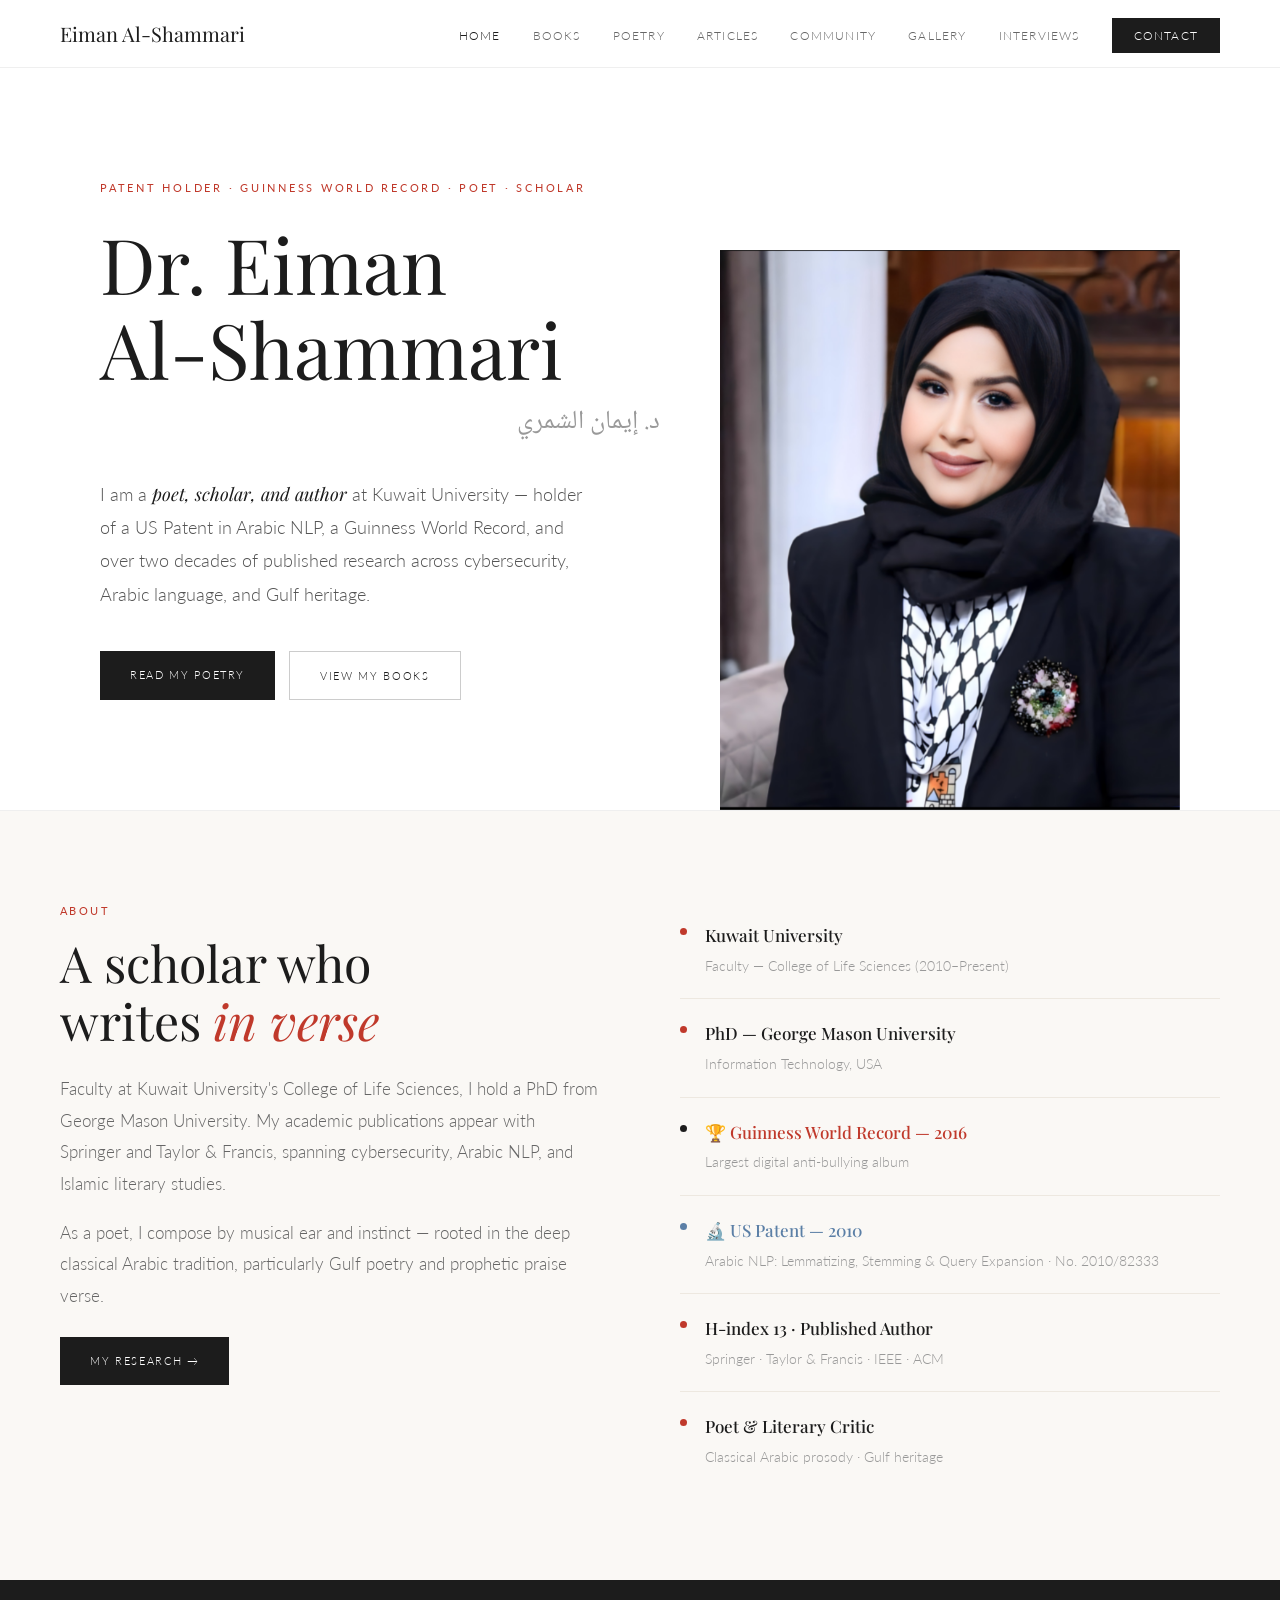
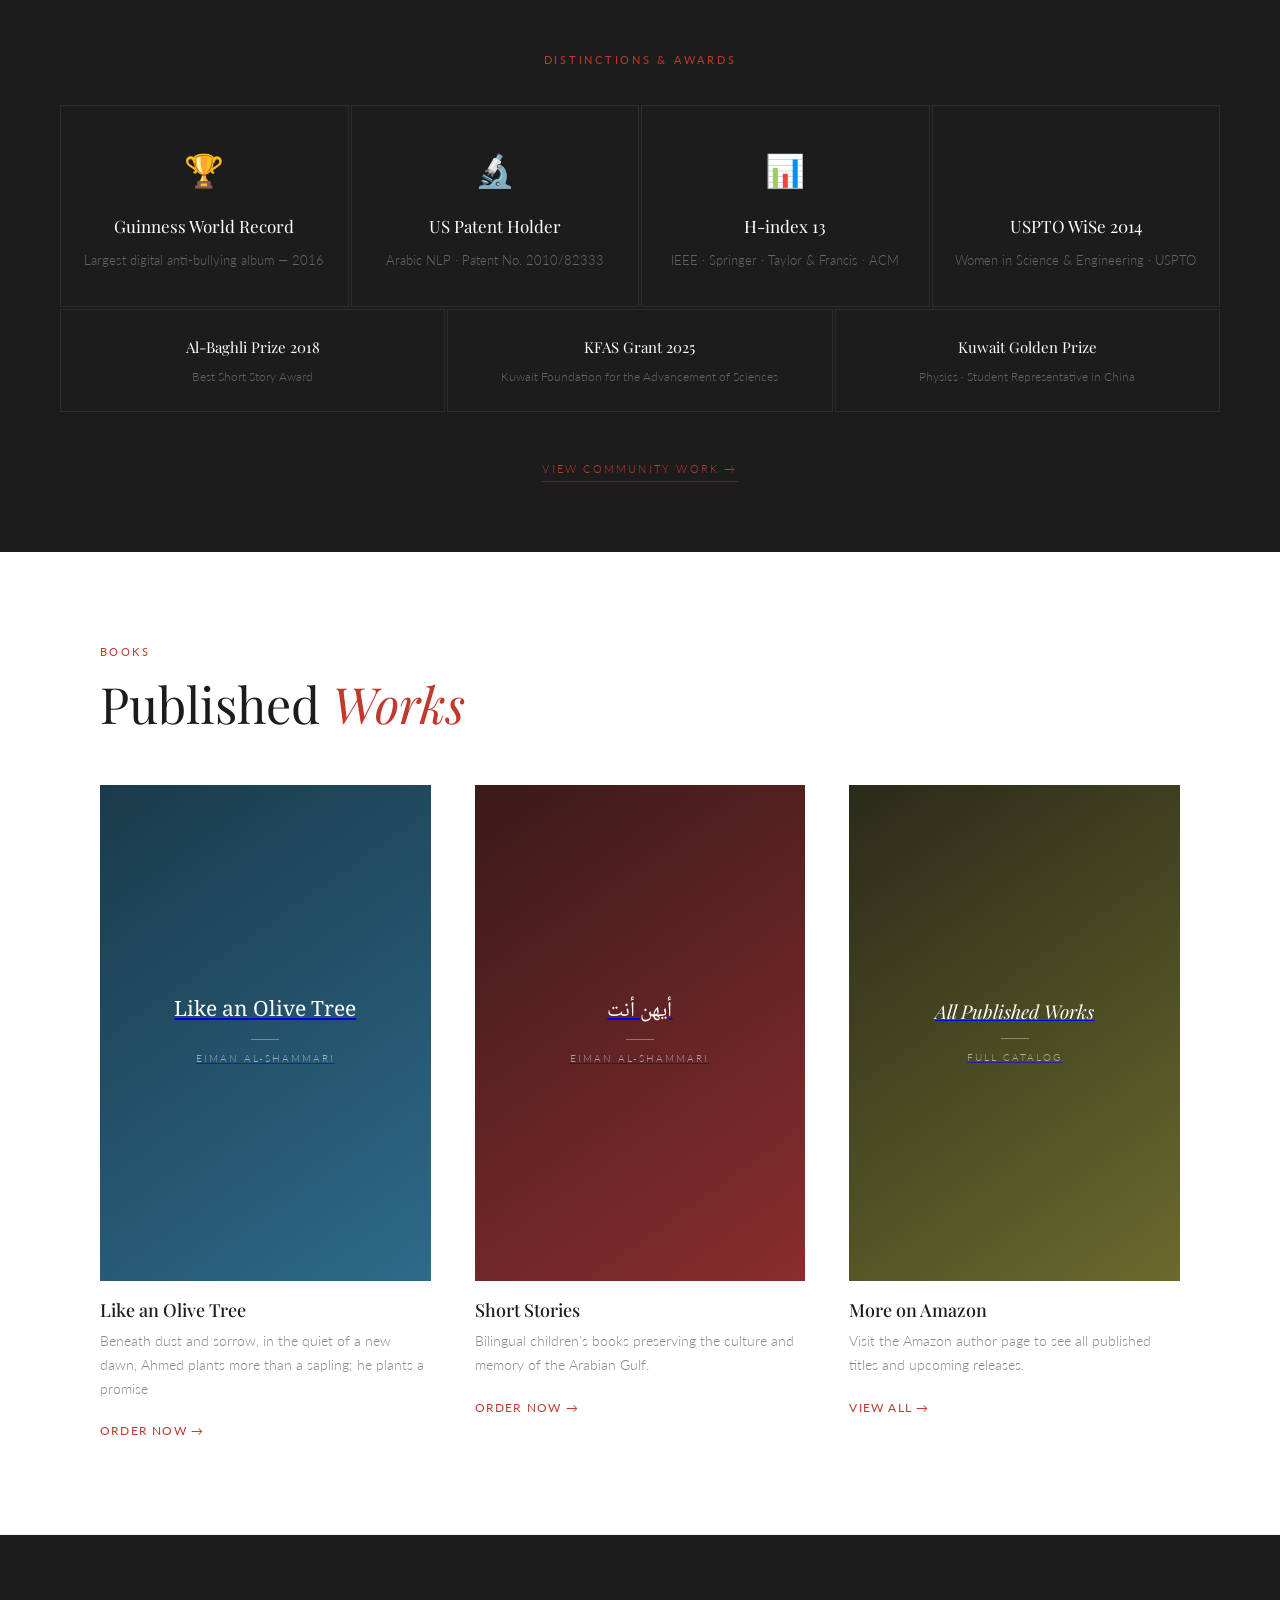
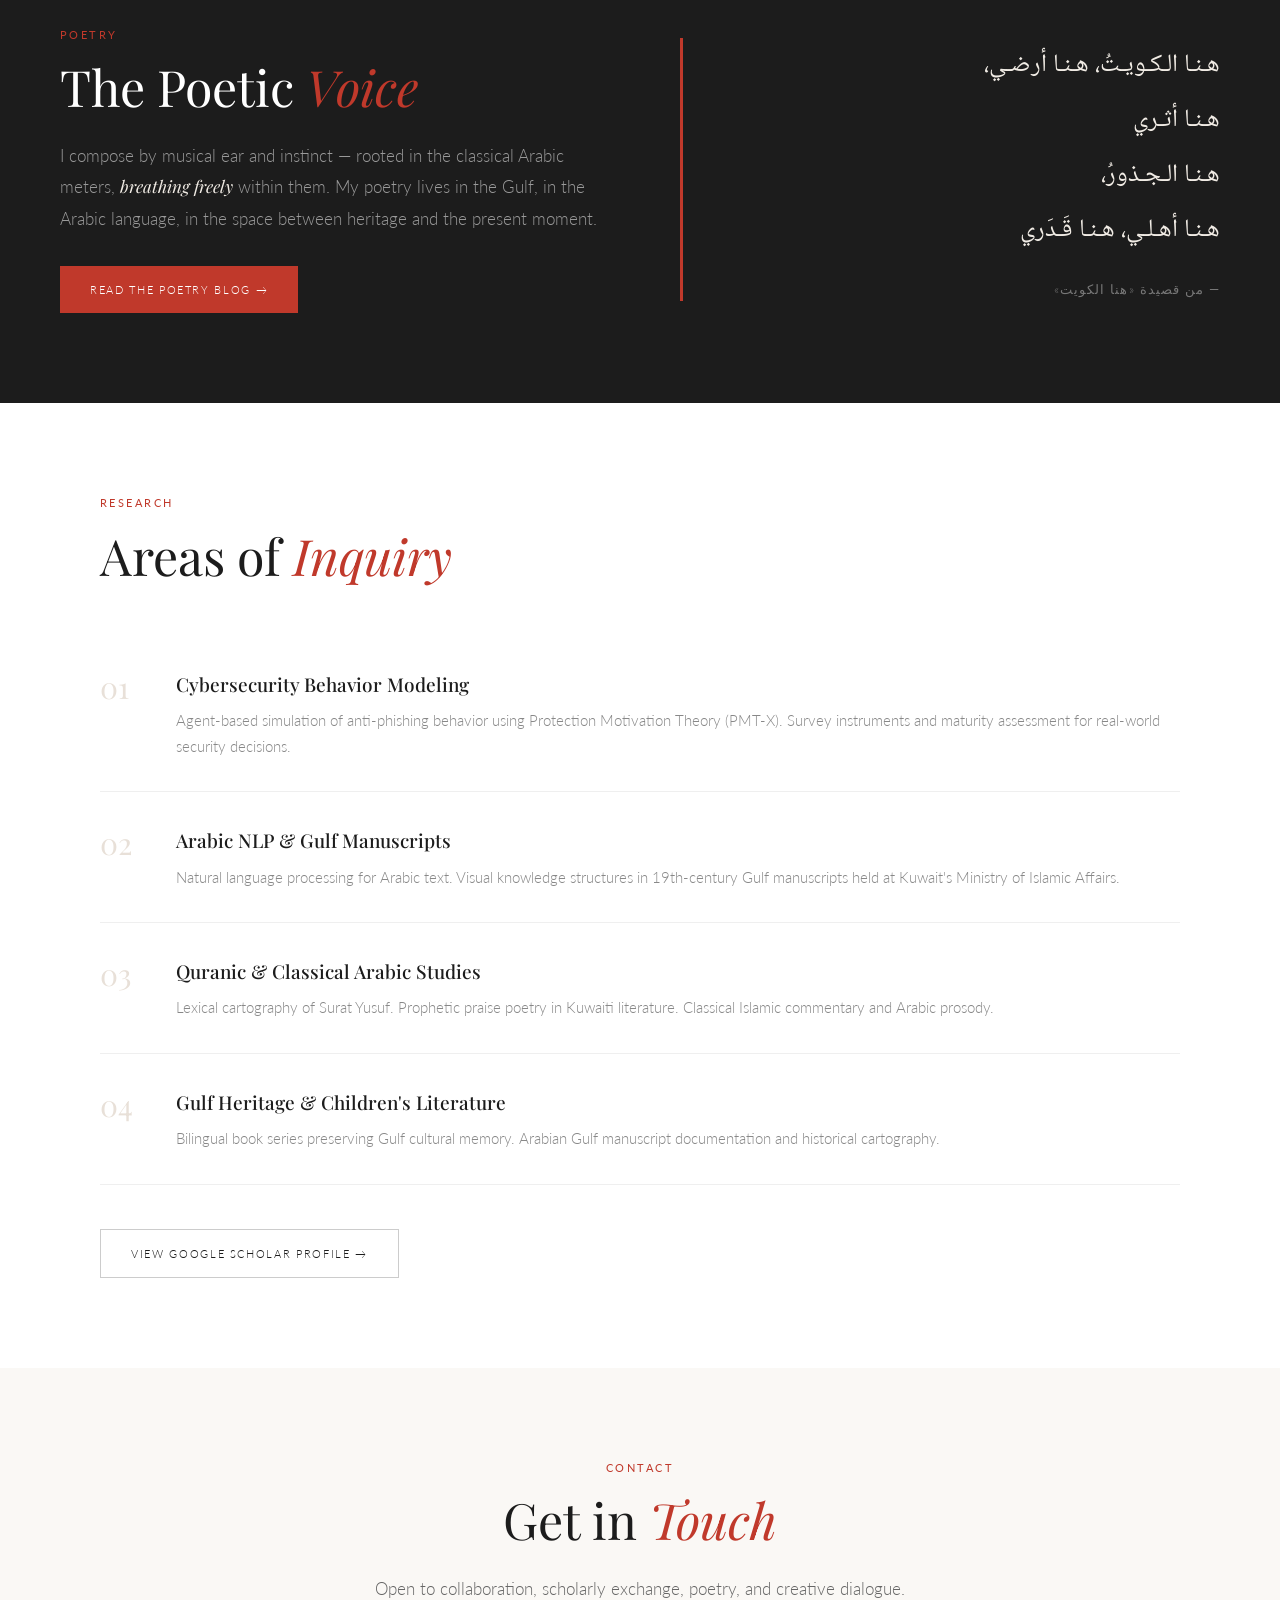
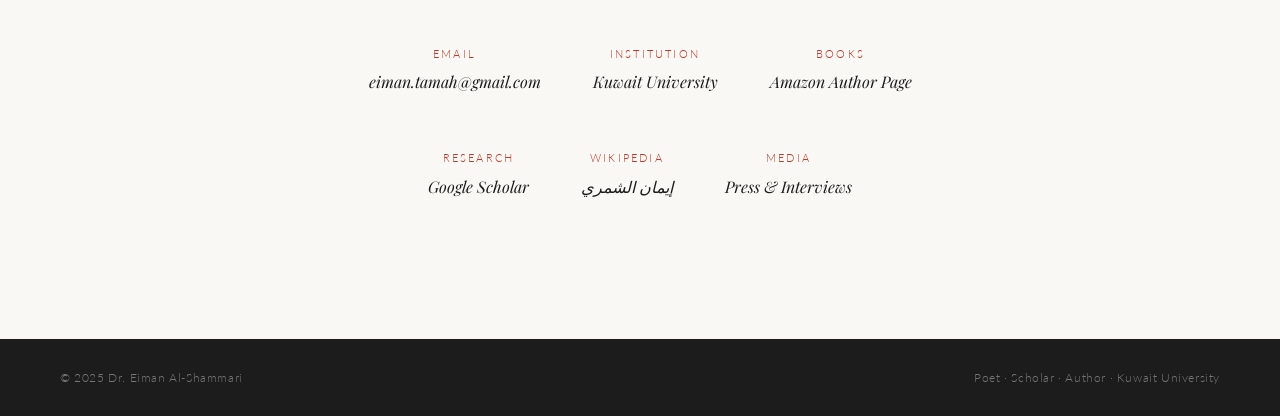
<file: index.html>
<!DOCTYPE html>
<html lang="en">
<head>
<meta charset="UTF-8">
<meta name="viewport" content="width=device-width, initial-scale=1.0">
<title>Dr. Eiman Al-Shammari — Poet · Scholar · Author | Kuwait University</title>

<!-- SEO: Basic -->
<meta name="description" content="Dr. Eiman Al-Shammari — Poet, scholar, and author at Kuwait University. Published works in Arabic poetry, cybersecurity research, Arabic NLP, and Gulf heritage. PhD from George Mason University.">
<meta name="keywords" content="Eiman Al-Shammari, إيمان الشمري, إيمان طعمة الشمري, Arabic poetry, Kuwait poet, Kuwait University, cybersecurity research, Arabic NLP, Gulf heritage, classical Arabic prosody, المدائح النبوية, شعر عربي, شاعرة كويتية, شاعرة خليجية, تراث خليجي, أدب كويتي, باحثة كويتية, مدائح نبوية, كاتبة أطفال خليج, Kuwaiti author, Gulf poetry, Islamic poetry, Arabic literature Kuwait, eiman alshammari, Wikipedia">
<meta name="author" content="Dr. Eiman Al-Shammari">
<meta name="robots" content="index, follow, max-snippet:-1, max-image-preview:large">
<meta name="googlebot" content="index, follow">
<meta name="language" content="Arabic, English">
<meta name="geo.region" content="KW">
<meta name="geo.placename" content="Kuwait">
<meta name="revisit-after" content="7 days">
<link rel="canonical" href="https://ealshammari.github.io/">
<link rel="sitemap" type="application/xml" href="https://ealshammari.github.io/sitemap.xml">
<!-- Paste your Google Search Console verification below when ready: -->
<!-- <meta name="google-site-verification" content="PASTE_YOUR_CODE_HERE"> -->

<!-- SEO: Language -->
<meta http-equiv="content-language" content="en, ar">
<link rel="alternate" hreflang="en" href="https://ealshammari.github.io/">
<link rel="alternate" hreflang="ar" href="https://ealshammari.github.io/">

<!-- SEO: Geographic — Kuwait -->
<meta name="geo.region" content="KW">
<meta name="geo.placename" content="Kuwait">
<meta name="ICBM" content="29.3759, 47.9774">

<!-- SEO: Academic -->
<meta name="citation_author" content="Eiman Al-Shammari">
<meta name="citation_author_institution" content="Kuwait University">
<meta name="DC.creator" content="Dr. Eiman Al-Shammari">
<meta name="DC.subject" content="Arabic Poetry, Cybersecurity, Gulf Heritage, Islamic Studies">
<meta name="DC.language" content="en, ar">

<!-- PWA: App-like on mobile -->
<meta name="theme-color" content="#c0392b">
<meta name="mobile-web-app-capable" content="yes">
<meta name="apple-mobile-web-app-capable" content="yes">
<meta name="apple-mobile-web-app-title" content="Dr. Eiman Al-Shammari">
<link rel="manifest" href="manifest.json">

<!-- Favicon -->
<link rel="icon" type="image/png" href="images/port.png">
<link rel="apple-touch-icon" href="images/port.png">

<!-- SEO: Open Graph (WhatsApp, LinkedIn, Facebook) -->
<meta property="og:type" content="website">
<meta property="og:url" content="https://ealshammari.github.io/">
<meta property="og:title" content="Dr. Eiman Al-Shammari — Poet · Scholar · Author">
<meta property="og:description" content="Poet, scholar, and author at Kuwait University. Classical Arabic poetry, cybersecurity research, and Gulf heritage.">
<meta property="og:image" content="https://ealshammari.github.io/images/port.png">
<meta property="og:locale" content="en_US">
<meta property="og:locale:alternate" content="ar_KW">

<!-- SEO: Twitter Card -->
<meta name="twitter:card" content="summary_large_image">
<meta name="twitter:title" content="Dr. Eiman Al-Shammari — Poet · Scholar · Author">
<meta name="twitter:description" content="Poet, scholar, and author at Kuwait University. Classical Arabic poetry, cybersecurity research, and Gulf heritage.">
<meta name="twitter:image" content="https://ealshammari.github.io/images/port.png">

<!-- SEO: Structured Data (tells Google you are a person & author) -->
<script type="application/ld+json">
{
  "@context": "https://schema.org",
  "@type": "Person",
  "name": "Dr. Eiman Al-Shammari",
  "alternateName": "د. إيمان الشمري",
  "url": "https://ealshammari.github.io",
  "image": "https://ealshammari.github.io/images/port.png",
  "jobTitle": "Faculty Member & Poet",
  "worksFor": {
    "@type": "Organization",
    "name": "Kuwait University"
  },
  "alumniOf": {
    "@type": "Organization",
    "name": "George Mason University"
  },
  "sameAs": [
    "https://ar.wikipedia.org/wiki/%D8%A5%D9%8A%D9%85%D8%A7%D9%86_%D8%A7%D9%84%D8%B4%D9%85%D8%B1%D9%8A",
    "https://scholar.google.fr/citations?user=cUMYvfkAAAAJ",
    "https://www.amazon.ca/stores/Eiman-Al-Shammari/author/B078WSXB45"
  ],
  "knowsAbout": ["Arabic Poetry", "Cybersecurity", "Arabic NLP", "Gulf Heritage", "Islamic Studies"],
  "email": "eiman.tamah@gmail.com"
}
</script>
<link rel="preconnect" href="https://fonts.googleapis.com">
<link href="https://fonts.googleapis.com/css2?family=Playfair+Display:ital,wght@0,400;0,500;0,700;1,400;1,500&family=Lato:wght@300;400;700&family=Noto+Naskh+Arabic:wght@400;500;600&display=swap" rel="stylesheet">
<style>
*,*::before,*::after{box-sizing:border-box;margin:0;padding:0;}
html{scroll-behavior:smooth;}
body{background:#fff;color:#1c1c1c;font-family:'Lato',sans-serif;font-weight:300;font-size:17px;line-height:1.75;}

/* NAV */
nav{position:fixed;top:0;left:0;right:0;z-index:100;background:rgba(255,255,255,0.97);border-bottom:1px solid #efefef;padding:0 60px;height:68px;display:flex;align-items:center;justify-content:space-between;backdrop-filter:blur(8px);}
.nav-logo{font-family:'Playfair Display',serif;font-size:20px;font-weight:400;color:#1c1c1c;text-decoration:none;}
.nav-links{list-style:none;display:flex;gap:32px;align-items:center;}
.nav-links a{font-family:'Lato',sans-serif;font-size:12px;letter-spacing:0.1em;text-transform:uppercase;color:#666;text-decoration:none;transition:color .2s;}
.nav-links a:hover,.nav-links a.active{color:#1c1c1c;}
.nav-cta{background:#1c1c1c!important;color:#fff!important;padding:10px 22px!important;transition:background .2s!important;}
.nav-cta:hover{background:#c0392b!important;}

/* HERO */
.hero{padding-top:68px;display:grid;grid-template-columns:1fr 460px;min-height:90vh;max-width:1200px;margin:0 auto;padding-left:60px;padding-right:60px;gap:60px;align-items:center;}
.hero-text{padding:60px 0;}
.hero-eyebrow{font-size:11px;letter-spacing:0.25em;text-transform:uppercase;color:#c0392b;margin-bottom:24px;font-weight:400;}
.hero-name{font-family:'Playfair Display',serif;font-size:clamp(46px,6vw,78px);font-weight:400;line-height:1.1;color:#1c1c1c;margin-bottom:10px;}
.hero-arabic{font-family:'Noto Naskh Arabic',serif;font-size:26px;color:#999;direction:rtl;margin-bottom:32px;}
.hero-bio{font-size:18px;line-height:1.85;color:#555;max-width:500px;margin-bottom:40px;}
.hero-bio em{font-family:'Playfair Display',serif;font-style:italic;color:#1c1c1c;}
.hero-btns{display:flex;gap:14px;flex-wrap:wrap;}
.btn-dark{display:inline-block;background:#1c1c1c;color:#fff;padding:14px 30px;font-family:'Lato',sans-serif;font-size:11px;letter-spacing:0.15em;text-transform:uppercase;text-decoration:none;transition:background .2s;}
.btn-dark:hover{background:#c0392b;}
.btn-outline{display:inline-block;background:transparent;color:#1c1c1c;padding:14px 30px;font-family:'Lato',sans-serif;font-size:11px;letter-spacing:0.15em;text-transform:uppercase;text-decoration:none;border:1px solid #ccc;transition:border-color .2s;}
.btn-outline:hover{border-color:#1c1c1c;}

/* PHOTO */
.hero-photo{align-self:stretch;display:flex;align-items:flex-end;}
.photo-box{width:100%;height:560px;background:linear-gradient(160deg,#f5f0eb,#e8ddd0);display:flex;flex-direction:column;align-items:center;justify-content:center;gap:14px;border:1px solid #e0d8ce;position:relative;overflow:hidden;}
.photo-box::after{content:'';position:absolute;bottom:0;left:0;right:0;height:4px;background:#c0392b;}
.photo-box-icon{font-size:40px;opacity:0.25;}
.photo-box-text{font-family:'Playfair Display',serif;font-style:italic;font-size:15px;color:#bbb;text-align:center;padding:0 28px;line-height:1.6;}

/* SECTIONS */
hr.divider{border:none;border-top:1px solid #efefef;}

.about-band{background:#faf8f5;padding:90px 60px;}
.about-in{max-width:1200px;margin:0 auto;display:grid;grid-template-columns:1fr 1fr;gap:80px;align-items:start;}
.section-eyebrow{font-size:11px;letter-spacing:0.22em;text-transform:uppercase;color:#c0392b;margin-bottom:14px;font-weight:400;}
.section-h{font-family:'Playfair Display',serif;font-size:clamp(30px,4vw,50px);font-weight:400;line-height:1.15;color:#1c1c1c;margin-bottom:24px;}
.section-h em{font-style:italic;color:#c0392b;}
.body-p{font-size:17px;line-height:1.85;color:#666;margin-bottom:18px;}
.creds{display:flex;flex-direction:column;gap:0;}
.cred{display:flex;gap:18px;padding:20px 0;border-bottom:1px solid #ede8e0;align-items:flex-start;}
.cred:last-child{border-bottom:none;}
.cred-dot{width:7px;height:7px;background:#c0392b;border-radius:50%;margin-top:7px;flex-shrink:0;}
.cred-h{font-family:'Playfair Display',serif;font-size:17px;font-weight:500;color:#1c1c1c;margin-bottom:3px;}
.cred-s{font-size:14px;color:#999;}

/* BOOKS */
.books-wrap{padding:90px 60px;max-width:1200px;margin:0 auto;}
.books-grid{display:grid;grid-template-columns:repeat(3,1fr);gap:44px;margin-top:52px;}
.bcard{}
.bcover{aspect-ratio:2/3;margin-bottom:18px;display:flex;align-items:center;justify-content:center;position:relative;overflow:hidden;transition:transform .3s,box-shadow .3s;cursor:pointer;}
.bcover:hover{transform:translateY(-6px);box-shadow:0 18px 45px rgba(0,0,0,0.14);}
.bc1{background:linear-gradient(145deg,#1a3a4a,#2d6a8a);}
.bc2{background:linear-gradient(145deg,#3a1a1a,#8a2d2d);}
.bc3{background:linear-gradient(145deg,#2a2a1a,#6a6a2d);}
.bcover-inner{text-align:center;padding:28px 20px;color:#fff;}
.bcover-title{font-family:'Playfair Display',serif;font-size:19px;font-style:italic;line-height:1.3;margin-bottom:14px;}
.bcover-title.ar{font-family:'Noto Naskh Arabic',serif;font-style:normal;font-size:21px;direction:rtl;}
.bcover-line{width:28px;height:1px;background:rgba(255,255,255,0.35);margin:0 auto 10px;}
.bcover-author{font-size:10px;letter-spacing:0.2em;text-transform:uppercase;opacity:0.55;}
.btitle{font-family:'Playfair Display',serif;font-size:18px;font-weight:500;color:#1c1c1c;margin-bottom:7px;line-height:1.3;}
.bdesc{font-size:14px;color:#888;line-height:1.7;margin-bottom:14px;}
.blink{font-size:12px;letter-spacing:0.1em;text-transform:uppercase;color:#c0392b;text-decoration:none;display:inline-flex;align-items:center;gap:5px;transition:gap .2s;font-weight:400;}
.blink:hover{gap:9px;}

/* POETRY */
.poetry-band{background:#1c1c1c;color:#fff;padding:90px 60px;}
.poetry-in{max-width:1200px;margin:0 auto;display:grid;grid-template-columns:1fr 1fr;gap:80px;align-items:center;}
.poetry-band .section-eyebrow{color:#c0392b;}
.poetry-band .section-h{color:#fff;}
.poetry-desc{font-size:17px;line-height:1.85;color:#999;margin-bottom:32px;}
.poetry-desc em{font-family:'Playfair Display',serif;font-style:italic;color:#f0ebe4;}
.poem-block{border-left:3px solid #c0392b;padding-left:32px;}
.poem-lines{font-family:'Noto Naskh Arabic',serif;font-size:25px;line-height:2.2;direction:rtl;text-align:right;color:#f0ebe4;margin-bottom:20px;}
.poem-attr{font-size:13px;letter-spacing:0.08em;color:#777;text-align:right;direction:rtl;}

/* RESEARCH */
.research-wrap{padding:90px 60px;max-width:1200px;margin:0 auto;}
.rlist{margin-top:52px;}
.ritem{display:grid;grid-template-columns:52px 1fr;gap:24px;padding:32px 0;border-bottom:1px solid #efefef;align-items:start;}
.rnum{font-family:'Playfair Display',serif;font-size:30px;color:#e8e0d8;line-height:1;margin-top:4px;}
.rtitle{font-family:'Playfair Display',serif;font-size:19px;font-weight:500;color:#1c1c1c;margin-bottom:7px;}
.rdesc{font-size:15px;color:#888;line-height:1.7;}
.scholar-cta{margin-top:44px;}

/* CONTACT */
.contact-wrap{background:#faf8f5;padding:90px 60px;text-align:center;}
.contact-in{max-width:620px;margin:0 auto;}
.cgrid{display:flex;justify-content:center;gap:52px;flex-wrap:wrap;margin:40px 0 48px;}
.citem{}
.clbl{font-size:11px;letter-spacing:0.2em;text-transform:uppercase;color:#c0392b;margin-bottom:5px;}
.cval{font-family:'Playfair Display',serif;font-size:16px;font-style:italic;color:#1c1c1c;text-decoration:none;display:block;transition:color .2s;}
.cval:hover{color:#c0392b;}

footer{background:#1c1c1c;color:#777;padding:28px 60px;display:flex;justify-content:space-between;align-items:center;font-size:12px;letter-spacing:0.05em;}

@keyframes fadeUp{from{opacity:0;transform:translateY(22px)}to{opacity:1;transform:translateY(0)}}
.hero-text{animation:fadeUp .9s ease both;}
.hero-photo{animation:fadeUp .9s .18s ease both;}
.reveal{opacity:0;transform:translateY(18px);transition:opacity .7s ease,transform .7s ease;}
.reveal.visible{opacity:1;transform:translateY(0);}

@media(max-width:900px){
  nav{padding:0 20px;} .nav-links{display:none;}
  .hero{grid-template-columns:1fr;padding:80px 24px 50px;min-height:auto;gap:36px;}
  .hero-photo{order:-1;} .photo-box{height:320px;}
  .about-band,.books-wrap,.research-wrap{padding:60px 24px;}
  .about-in{grid-template-columns:1fr;gap:36px;}
  .books-grid{grid-template-columns:1fr 1fr;gap:24px;}
  .poetry-band{padding:60px 24px;} .poetry-in{grid-template-columns:1fr;gap:44px;}
  .contact-wrap{padding:60px 24px;}
  footer{flex-direction:column;gap:8px;text-align:center;padding:24px;}
}
@media(max-width:500px){.books-grid{grid-template-columns:1fr;}.hero-btns{flex-direction:column;}}
</style>
  <meta name="google-site-verification" content="4iER8ykJCedBXJFn_0zRxxGXwQifZGYRuPkcfKG9anU" />
</head>
<body>

<nav>
  <a href="index.html" class="nav-logo">Eiman Al-Shammari</a>
  <ul class="nav-links">
    <li><a href="index.html" class="active">Home</a></li>
    <li><a href="books.html">Books</a></li>
    <li><a href="blog.html">Poetry</a></li>
    <li><a href="articles.html">Articles</a></li>
    <li><a href="community.html">Community</a></li>
    <li><a href="gallery.html">Gallery</a></li>
    <li><a href="interviews.html">Interviews</a></li>
    <li><a href="#contact" class="nav-cta">Contact</a></li>
  </ul>
</nav>

<div class="hero">
  <div class="hero-text">
    <div class="hero-eyebrow">Patent Holder · Guinness World Record · Poet · Scholar</div>
    <h1 class="hero-name">Dr. Eiman<br>Al-Shammari</h1>
    <div class="hero-arabic">د. إيمان الشمري</div>
    <p class="hero-bio">I am a <em>poet, scholar, and author</em> at Kuwait University — holder of a US Patent in Arabic NLP, a Guinness World Record, and over two decades of published research across cybersecurity, Arabic language, and Gulf heritage.</p>
    <div class="hero-btns">
      <a href="blog.html" class="btn-dark">Read My Poetry</a>
      <a href="books.html" class="btn-outline">View My Books</a>
    </div>
  </div>
  <div class="hero-photo">
    <img src="images/port.png" alt="Dr. Eiman Al-Shammari" style="width:100%;height:560px;object-fit:cover;object-position:center top;display:block;">
  </div>
</div>

<hr class="divider">

<div class="about-band">
  <div class="about-in">
    <div class="reveal">
      <div class="section-eyebrow">About</div>
      <h2 class="section-h">A scholar who<br>writes <em>in verse</em></h2>
      <p class="body-p">Faculty at Kuwait University's College of Life Sciences, I hold a PhD from George Mason University. My academic publications appear with Springer and Taylor & Francis, spanning cybersecurity, Arabic NLP, and Islamic literary studies.</p>
      <p class="body-p">As a poet, I compose by musical ear and instinct — rooted in the deep classical Arabic tradition, particularly Gulf poetry and prophetic praise verse.</p>
      <a href="articles.html" class="btn-dark" style="margin-top:8px;display:inline-block;">My Research →</a>
    </div>
    <div class="creds reveal">
      <div class="cred"><div class="cred-dot"></div><div><div class="cred-h">Kuwait University</div><div class="cred-s">Faculty — College of Life Sciences (2010–Present)</div></div></div>
      <div class="cred"><div class="cred-dot"></div><div><div class="cred-h">PhD — George Mason University</div><div class="cred-s">Information Technology, USA</div></div></div>
      <div class="cred"><div class="cred-dot" style="background:#1c1c1c"></div><div><div class="cred-h" style="color:#c0392b">🏆 Guinness World Record — 2016</div><div class="cred-s">Largest digital anti-bullying album</div></div></div>
      <div class="cred"><div class="cred-dot" style="background:#5b7fa6"></div><div><div class="cred-h" style="color:#5b7fa6">🔬 US Patent — 2010</div><div class="cred-s">Arabic NLP: Lemmatizing, Stemming & Query Expansion · No. 2010/82333</div></div></div>
      <div class="cred"><div class="cred-dot"></div><div><div class="cred-h">H-index 13 · Published Author</div><div class="cred-s">Springer · Taylor & Francis · IEEE · ACM</div></div></div>
      <div class="cred"><div class="cred-dot"></div><div><div class="cred-h">Poet & Literary Critic</div><div class="cred-s">Classical Arabic prosody · Gulf heritage</div></div></div>
    </div>
  </div>
</div>

<!-- DISTINCTIONS BANNER -->
<div style="background:#1c1c1c;padding:70px 60px;text-align:center;">
  <div style="max-width:1200px;margin:0 auto;">
    <div style="font-size:11px;letter-spacing:0.25em;text-transform:uppercase;color:#c0392b;margin-bottom:36px;font-weight:400;">Distinctions & Awards</div>
    <div style="display:grid;grid-template-columns:repeat(4,1fr);gap:2px;margin-bottom:2px;">
      <div style="padding:36px 20px;border:1px solid rgba(255,255,255,0.07);">
        <div style="font-size:32px;margin-bottom:14px;">🏆</div>
        <div style="font-family:'Playfair Display',serif;font-size:17px;color:#fff;margin-bottom:8px;">Guinness World Record</div>
        <div style="font-size:13px;color:#666;line-height:1.6;">Largest digital anti-bullying album — 2016</div>
      </div>
      <div style="padding:36px 20px;border:1px solid rgba(255,255,255,0.07);">
        <div style="font-size:32px;margin-bottom:14px;">🔬</div>
        <div style="font-family:'Playfair Display',serif;font-size:17px;color:#fff;margin-bottom:8px;">US Patent Holder</div>
        <div style="font-size:13px;color:#666;line-height:1.6;">Arabic NLP · Patent No. 2010/82333</div>
      </div>
      <div style="padding:36px 20px;border:1px solid rgba(255,255,255,0.07);">
        <div style="font-size:32px;margin-bottom:14px;">📊</div>
        <div style="font-family:'Playfair Display',serif;font-size:17px;color:#fff;margin-bottom:8px;">H-index 13</div>
        <div style="font-size:13px;color:#666;line-height:1.6;">IEEE · Springer · Taylor & Francis · ACM</div>
      </div>
      <div style="padding:36px 20px;border:1px solid rgba(255,255,255,0.07);">
        <div style="font-size:32px;margin-bottom:14px;">🎖</div>
        <div style="font-family:'Playfair Display',serif;font-size:17px;color:#fff;margin-bottom:8px;">USPTO WiSe 2014</div>
        <div style="font-size:13px;color:#666;line-height:1.6;">Women in Science & Engineering · USPTO</div>
      </div>
    </div>
    <div style="display:grid;grid-template-columns:repeat(3,1fr);gap:2px;margin-bottom:40px;">
      <div style="padding:24px 20px;border:1px solid rgba(255,255,255,0.07);">
        <div style="font-family:'Playfair Display',serif;font-size:15px;color:#fff;margin-bottom:5px;">Al-Baghli Prize 2018</div>
        <div style="font-size:12px;color:#666;">Best Short Story Award</div>
      </div>
      <div style="padding:24px 20px;border:1px solid rgba(255,255,255,0.07);">
        <div style="font-family:'Playfair Display',serif;font-size:15px;color:#fff;margin-bottom:5px;">KFAS Grant 2025</div>
        <div style="font-size:12px;color:#666;">Kuwait Foundation for the Advancement of Sciences</div>
      </div>
      <div style="padding:24px 20px;border:1px solid rgba(255,255,255,0.07);">
        <div style="font-family:'Playfair Display',serif;font-size:15px;color:#fff;margin-bottom:5px;">Kuwait Golden Prize</div>
        <div style="font-size:12px;color:#666;">Physics · Student Representative in China</div>
      </div>
    </div>
    <a href="community.html" style="display:inline-flex;align-items:center;gap:10px;font-family:'Lato',sans-serif;font-size:11px;letter-spacing:0.2em;text-transform:uppercase;color:#c0392b;text-decoration:none;border-bottom:1px solid rgba(192,57,43,0.4);padding-bottom:3px;transition:gap .2s;">View Community Work →</a>
  </div>
</div>

<div class="books-wrap">
  <div class="section-eyebrow reveal">Books</div>
  <h2 class="section-h reveal">Published <em>Works</em></h2>
  <div class="books-grid">
    <div class="bcard reveal">
      <a href="https://www.amazon.ca/stores/Eiman-Al-Shammari/author/B078WSXB45" target="_blank" class="bcover bc1">
        <div class="bcover-inner"><div class="bcover-title ar">Like an Olive Tree</div><div class="bcover-line"></div><div class="bcover-author">Eiman Al-Shammari</div></div>
      </a>
      <div class="btitle">Like an Olive Tree</div>
      <div class="bdesc">Beneath dust and sorrow, in the quiet of a new dawn, Ahmed plants more than a sapling; he plants a promise</div>
      <a href="https://www.amazon.ca/stores/Eiman-Al-Shammari/author/B078WSXB45" target="_blank" class="blink">Order Now →</a>
    </div>
    <div class="bcard reveal">
      <a href="https://www.amazon.ca/stores/Eiman-Al-Shammari/author/B078WSXB45" target="_blank" class="bcover bc2">
        <div class="bcover-inner"><div class="bcover-title ar">أيهن أنت</div><div class="bcover-line"></div><div class="bcover-author">Eiman Al-Shammari</div></div>
      </a>
      <div class="btitle">Short Stories </div>
      <div class="bdesc">Bilingual children's books preserving the culture and memory of the Arabian Gulf.</div>
      <a href="https://www.amazon.ca/stores/Eiman-Al-Shammari/author/B078WSXB45" target="_blank" class="blink">Order Now →</a>
    </div>
    <div class="bcard reveal">
      <a href="https://www.amazon.ca/stores/Eiman-Al-Shammari/author/B078WSXB45" target="_blank" class="bcover bc3">
        <div class="bcover-inner"><div class="bcover-title">All Published Works</div><div class="bcover-line"></div><div class="bcover-author">Full Catalog</div></div>
      </a>
      <div class="btitle">More on Amazon</div>
      <div class="bdesc">Visit the Amazon author page to see all published titles and upcoming releases.</div>
      <a href="https://www.amazon.ca/stores/Eiman-Al-Shammari/author/B078WSXB45" target="_blank" class="blink">View All →</a>
    </div>
  </div>
</div>

<hr class="divider">

<div class="poetry-band">
  <div class="poetry-in">
    <div class="reveal">
      <div class="section-eyebrow">Poetry</div>
      <h2 class="section-h">The Poetic <em>Voice</em></h2>
      <p class="poetry-desc">I compose by musical ear and instinct — rooted in the classical Arabic meters, <em>breathing freely</em> within them. My poetry lives in the Gulf, in the Arabic language, in the space between heritage and the present moment.</p>
      <a href="blog.html" class="btn-dark" style="background:#c0392b;">Read the Poetry Blog →</a>
    </div>
    <div class="poem-block reveal">
      <div class="poem-lines">هـنـا الـكـويـتُ، هـنـا أرضـي، <br>هـنـا أثـري<br>هـنـا الـجـذورُ،<br> هـنـا أهـلـي، هـنـا قَـدَري</div>
      <div class="poem-attr">— من قصيدة «هنا الكويت»</div>
    </div>
  </div>
</div>

<div class="research-wrap">
  <div class="section-eyebrow reveal">Research</div>
  <h2 class="section-h reveal">Areas of <em>Inquiry</em></h2>
  <div class="rlist">
    <div class="ritem reveal"><div class="rnum">01</div><div><div class="rtitle">Cybersecurity Behavior Modeling</div><div class="rdesc">Agent-based simulation of anti-phishing behavior using Protection Motivation Theory (PMT-X). Survey instruments and maturity assessment for real-world security decisions.</div></div></div>
    <div class="ritem reveal"><div class="rnum">02</div><div><div class="rtitle">Arabic NLP & Gulf Manuscripts</div><div class="rdesc">Natural language processing for Arabic text. Visual knowledge structures in 19th-century Gulf manuscripts held at Kuwait's Ministry of Islamic Affairs.</div></div></div>
    <div class="ritem reveal"><div class="rnum">03</div><div><div class="rtitle">Quranic & Classical Arabic Studies</div><div class="rdesc">Lexical cartography of Surat Yusuf. Prophetic praise poetry in Kuwaiti literature. Classical Islamic commentary and Arabic prosody.</div></div></div>
    <div class="ritem reveal"><div class="rnum">04</div><div><div class="rtitle">Gulf Heritage & Children's Literature</div><div class="rdesc">Bilingual book series preserving Gulf cultural memory. Arabian Gulf manuscript documentation and historical cartography.</div></div></div>
  </div>
  <div class="scholar-cta reveal">
    <a href="https://scholar.google.fr/citations?user=cUMYvfkAAAAJ&hl=de" target="_blank" class="btn-outline">View Google Scholar Profile →</a>
  </div>
</div>

<div class="contact-wrap" id="contact">
  <div class="contact-in">
    <div class="section-eyebrow reveal" style="text-align:center;">Contact</div>
    <h2 class="section-h reveal">Get in <em>Touch</em></h2>
    <p class="body-p reveal" style="text-align:center;">Open to collaboration, scholarly exchange, poetry, and creative dialogue.</p>
    <div class="cgrid reveal">
      <div class="citem"><div class="clbl">Email</div><a href="mailto:eiman.tamah@gmail.com" class="cval">eiman.tamah@gmail.com</a></div>
      <div class="citem"><div class="clbl">Institution</div><span class="cval">Kuwait University</span></div>
      <div class="citem"><div class="clbl">Books</div><a href="https://www.amazon.ca/stores/Eiman-Al-Shammari/author/B078WSXB45" target="_blank" class="cval">Amazon Author Page</a></div>
      <div class="citem"><div class="clbl">Research</div><a href="https://scholar.google.fr/citations?user=cUMYvfkAAAAJ&hl=de" target="_blank" class="cval">Google Scholar</a></div>
      <div class="citem"><div class="clbl">Wikipedia</div><a href="https://ar.wikipedia.org/wiki/%D8%A5%D9%8A%D9%85%D8%A7%D9%86_%D8%A7%D9%84%D8%B4%D9%85%D8%B1%D9%8A" target="_blank" class="cval">إيمان الشمري</a></div>
      <div class="citem"><div class="clbl">Media</div><a href="interviews.html" class="cval">Press & Interviews</a></div>
    </div>
  </div>
</div>

<footer>
  <span>© 2025 Dr. Eiman Al-Shammari</span>
  <span>Poet · Scholar · Author · Kuwait University</span>
</footer>

<script>
const reveals=document.querySelectorAll('.reveal');
const obs=new IntersectionObserver(entries=>{entries.forEach((e,i)=>{if(e.isIntersecting){setTimeout(()=>e.target.classList.add('visible'),i*80);obs.unobserve(e.target);}});},{threshold:0.1});
reveals.forEach(el=>obs.observe(el));
</script>
</body>
</html>
</file>
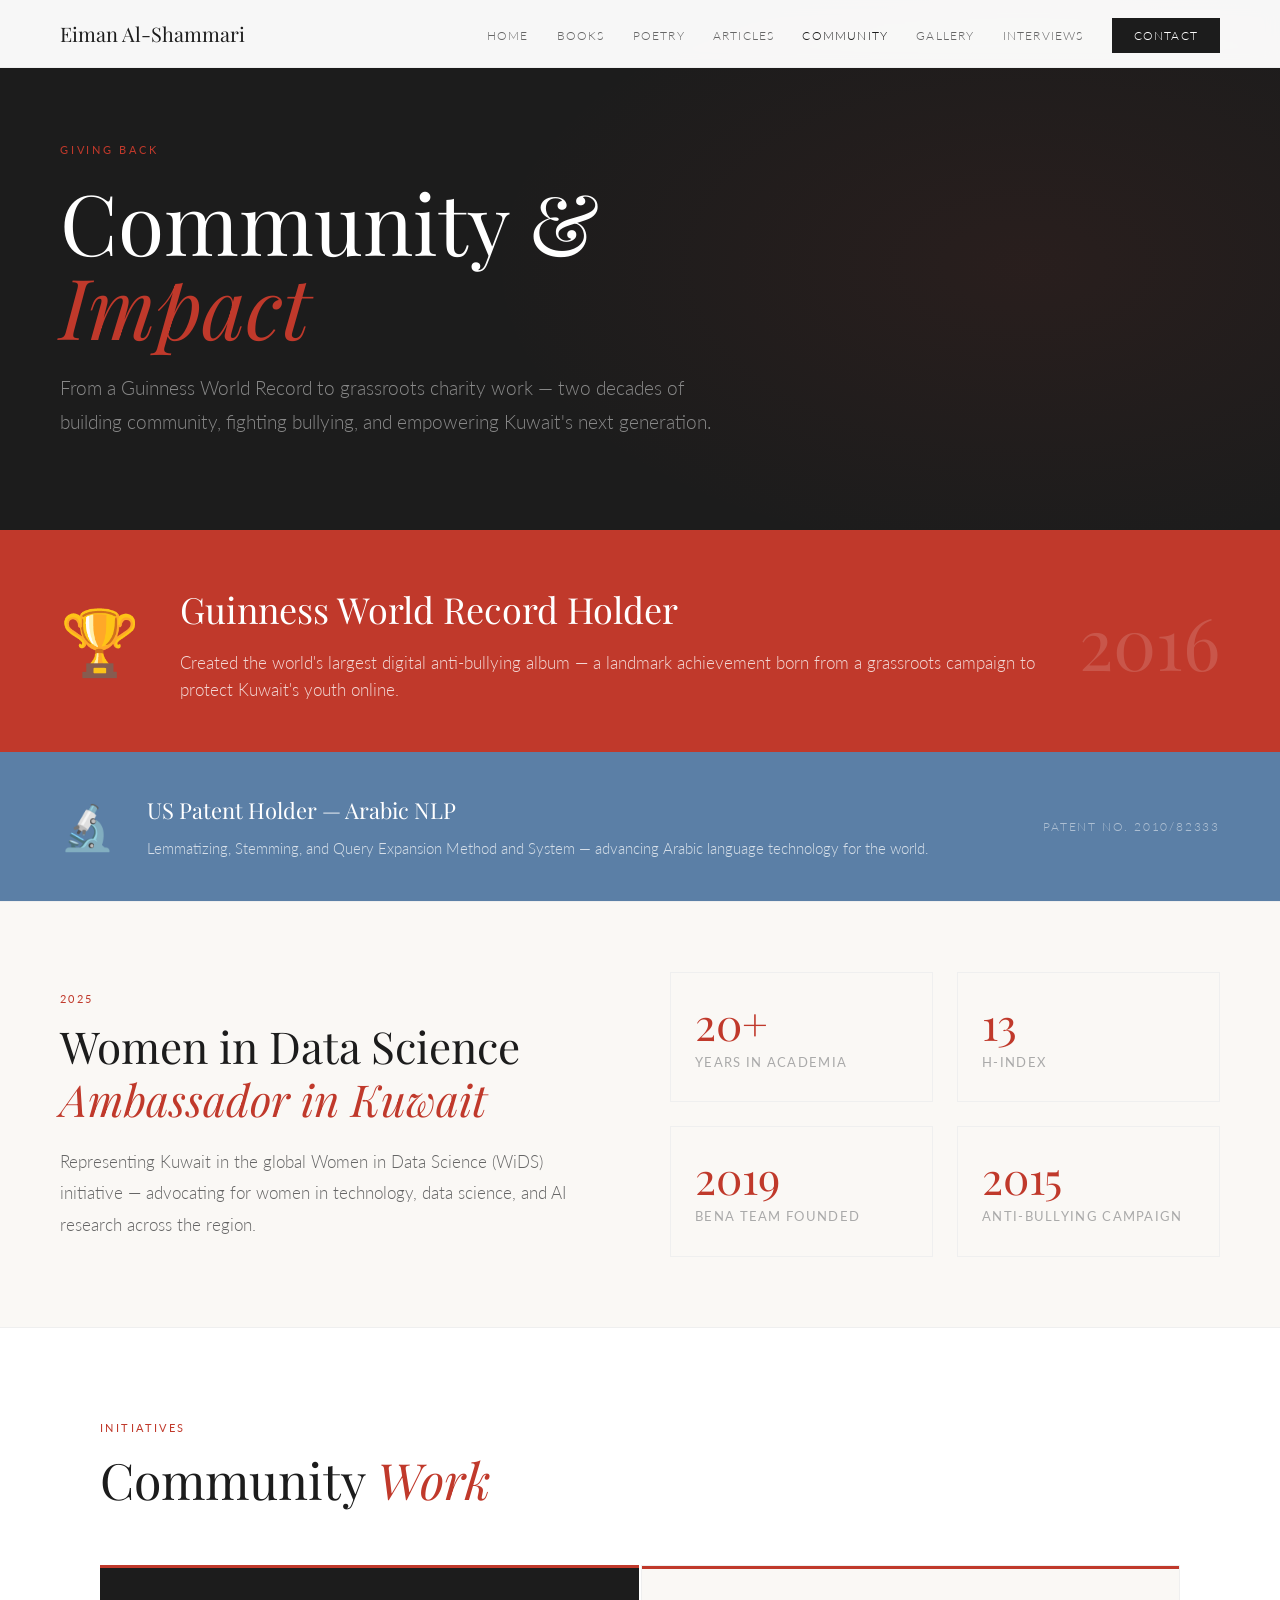
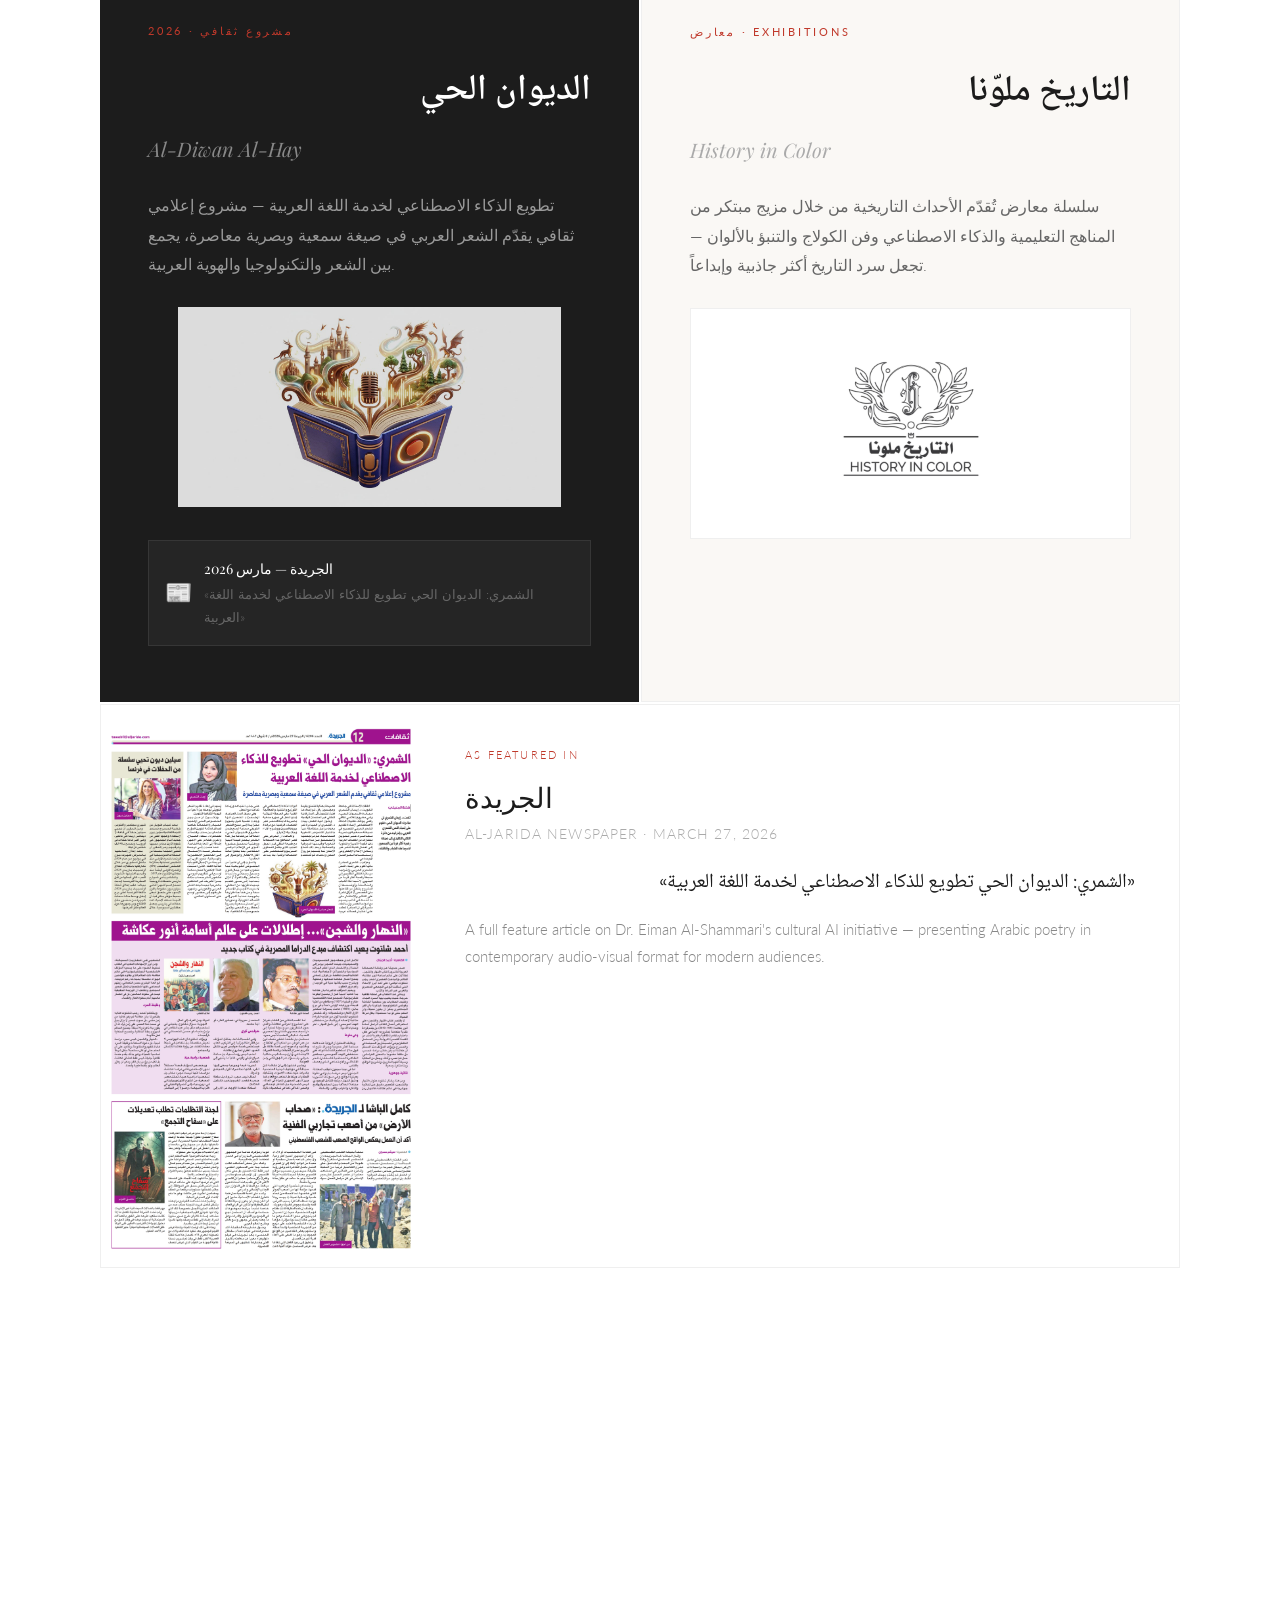
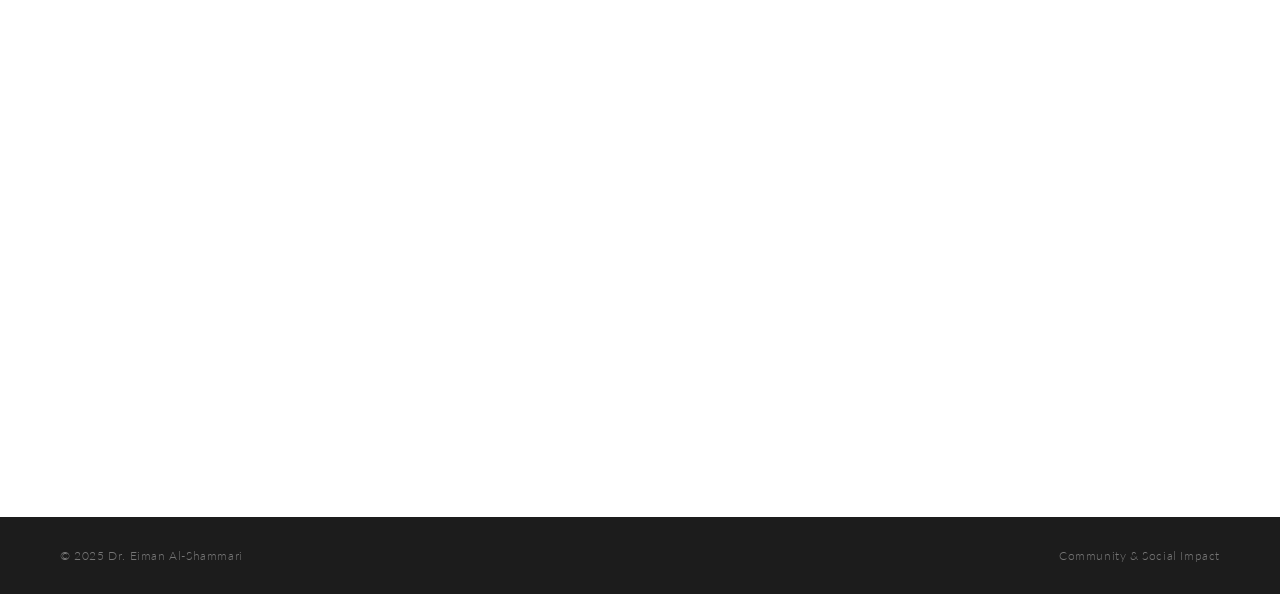
<file: community.html>
<!DOCTYPE html>
<html lang="en">
<head>
<meta charset="UTF-8">
<meta name="viewport" content="width=device-width, initial-scale=1.0">
<title>Community — Dr. Eiman Al-Shammari</title>
<meta name="description" content="Dr. Eiman Al-Shammari's community work — Guinness World Record anti-bullying campaign, BENA charity team, cybersecurity awareness, and History in Colour exhibitions.">
<link rel="preconnect" href="https://fonts.googleapis.com">
<link href="https://fonts.googleapis.com/css2?family=Playfair+Display:ital,wght@0,400;0,500;0,700;1,400;1,500&family=Lato:wght@300;400;700&family=Noto+Naskh+Arabic:wght@400;500;600&display=swap" rel="stylesheet">
<style>
*,*::before,*::after{box-sizing:border-box;margin:0;padding:0;}
html{scroll-behavior:smooth;}
body{background:#fff;color:#1c1c1c;font-family:'Lato',sans-serif;font-weight:300;font-size:17px;line-height:1.75;}

nav{position:fixed;top:0;left:0;right:0;z-index:100;background:rgba(255,255,255,0.97);border-bottom:1px solid #efefef;padding:0 60px;height:68px;display:flex;align-items:center;justify-content:space-between;backdrop-filter:blur(8px);}
.nav-logo{font-family:'Playfair Display',serif;font-size:20px;font-weight:400;color:#1c1c1c;text-decoration:none;}
.nav-links{list-style:none;display:flex;gap:28px;align-items:center;}
.nav-links a{font-family:'Lato',sans-serif;font-size:12px;letter-spacing:0.1em;text-transform:uppercase;color:#666;text-decoration:none;transition:color .2s;}
.nav-links a:hover,.nav-links a.active{color:#1c1c1c;}
.nav-cta{background:#1c1c1c!important;color:#fff!important;padding:10px 22px!important;}
.nav-cta:hover{background:#c0392b!important;}

/* HERO */
.page-hero{background:#1c1c1c;padding:140px 60px 90px;position:relative;overflow:hidden;}
.page-hero::before{content:'';position:absolute;top:0;left:0;right:0;bottom:0;background:radial-gradient(ellipse 60% 80% at 80% 50%,rgba(192,57,43,0.08) 0%,transparent 70%);}
.page-hero-inner{max-width:1200px;margin:0 auto;position:relative;}
.page-eyebrow{font-size:11px;letter-spacing:0.25em;text-transform:uppercase;color:#c0392b;margin-bottom:20px;font-weight:400;}
.page-title{font-family:'Playfair Display',serif;font-size:clamp(44px,7vw,84px);font-weight:400;line-height:1.0;color:#fff;margin-bottom:24px;}
.page-title em{font-style:italic;color:#c0392b;}
.page-lead{font-size:19px;line-height:1.8;color:#888;max-width:680px;}

/* GUINNESS BANNER */
.guinness-banner{background:#c0392b;padding:48px 60px;display:flex;align-items:center;gap:40px;}
.guinness-inner{max-width:1200px;margin:0 auto;display:flex;align-items:center;gap:40px;width:100%;}
.guinness-icon{font-size:64px;flex-shrink:0;}
.guinness-text h2{font-family:'Playfair Display',serif;font-size:clamp(24px,3vw,36px);font-weight:400;color:#fff;margin-bottom:8px;}
.guinness-text p{font-size:17px;color:rgba(255,255,255,0.8);line-height:1.6;}
.guinness-year{font-family:'Playfair Display',serif;font-size:72px;font-weight:400;color:rgba(255,255,255,0.15);margin-left:auto;flex-shrink:0;}

/* PATENT BANNER */
.patent-banner{background:#5b7fa6;padding:36px 60px;}
.patent-inner{max-width:1200px;margin:0 auto;display:flex;align-items:center;gap:32px;}
.patent-icon{font-size:44px;flex-shrink:0;}
.patent-text h3{font-family:'Playfair Display',serif;font-size:22px;color:#fff;margin-bottom:6px;font-weight:400;}
.patent-text p{font-size:15px;color:rgba(255,255,255,0.75);}
.patent-num{font-family:'Lato',sans-serif;font-size:12px;letter-spacing:0.15em;color:rgba(255,255,255,0.5);margin-left:auto;flex-shrink:0;}

/* ACTIVITIES */
.activities-wrap{max-width:1200px;margin:0 auto;padding:90px 60px;}
.section-eyebrow{font-size:11px;letter-spacing:0.22em;text-transform:uppercase;color:#c0392b;margin-bottom:14px;font-weight:400;}
.section-h{font-family:'Playfair Display',serif;font-size:clamp(32px,4vw,50px);font-weight:400;line-height:1.15;color:#1c1c1c;margin-bottom:56px;}
.section-h em{font-style:italic;color:#c0392b;}

.activity-list{display:flex;flex-direction:column;gap:0;}
.activity-item{display:grid;grid-template-columns:100px 1fr;gap:40px;padding:48px 0;border-bottom:1px solid #efefef;align-items:start;transition:background .2s;}
.activity-item:hover{background:#faf8f5;margin:0 -20px;padding-left:20px;padding-right:20px;}
.activity-year-col{text-align:right;padding-top:4px;}
.activity-year{font-family:'Playfair Display',serif;font-size:26px;font-weight:400;color:#e0d8d0;line-height:1;}
.activity-status{font-size:11px;letter-spacing:0.15em;text-transform:uppercase;color:#c0392b;margin-top:4px;}
.activity-icon{font-size:28px;margin-bottom:14px;display:block;}
.activity-title{font-family:'Playfair Display',serif;font-size:24px;font-weight:500;color:#1c1c1c;margin-bottom:12px;line-height:1.2;}
.activity-desc{font-size:16px;line-height:1.85;color:#666;margin-bottom:16px;}
.activity-tag{display:inline-block;font-family:'Lato',sans-serif;font-size:10px;letter-spacing:0.18em;text-transform:uppercase;padding:6px 14px;border:1px solid #e0e0e0;color:#888;margin-right:6px;margin-top:4px;}
.activity-tag.red{border-color:rgba(192,57,43,0.3);color:#c0392b;}

/* WDS */
.wds-band{background:#faf8f5;padding:70px 60px;border-top:1px solid #efefef;border-bottom:1px solid #efefef;}
.wds-inner{max-width:1200px;margin:0 auto;display:grid;grid-template-columns:1fr 1fr;gap:60px;align-items:center;}
.wds-text .section-eyebrow{margin-bottom:12px;}
.wds-text h2{font-family:'Playfair Display',serif;font-size:clamp(28px,3.5vw,44px);font-weight:400;line-height:1.2;color:#1c1c1c;margin-bottom:20px;}
.wds-text h2 em{font-style:italic;color:#c0392b;}
.wds-text p{font-size:17px;line-height:1.85;color:#666;}
.wds-stats{display:grid;grid-template-columns:1fr 1fr;gap:24px;}
.wds-stat{padding:28px 24px;border:1px solid #efefef;}
.wds-stat-num{font-family:'Playfair Display',serif;font-size:44px;font-weight:400;color:#c0392b;line-height:1;margin-bottom:6px;}
.wds-stat-lbl{font-size:13px;letter-spacing:0.1em;text-transform:uppercase;color:#aaa;font-weight:400;}

footer{background:#1c1c1c;color:#777;padding:28px 60px;display:flex;justify-content:space-between;align-items:center;font-size:12px;letter-spacing:0.05em;}

@keyframes fadeUp{from{opacity:0;transform:translateY(20px)}to{opacity:1;transform:translateY(0)}}
.reveal{opacity:0;transform:translateY(18px);transition:opacity .7s ease,transform .7s ease;}
.reveal.visible{opacity:1;transform:translateY(0);}

@media(max-width:900px){
  nav{padding:0 20px;} .nav-links{display:none;}
  .page-hero{padding:110px 24px 70px;}
  .guinness-banner,.patent-banner{padding:40px 24px;}
  .guinness-inner,.patent-inner{flex-wrap:wrap;gap:20px;}
  .guinness-year{display:none;}
  .patent-num{display:none;}
  .activities-wrap{padding:60px 24px;}
  .activity-item{grid-template-columns:1fr;gap:8px;}
  .activity-year-col{text-align:left;}
  .wds-band{padding:60px 24px;} .wds-inner{grid-template-columns:1fr;gap:40px;}
  footer{flex-direction:column;gap:8px;text-align:center;padding:24px;}
  .featured-grid{grid-template-columns:1fr!important;}
}
</style>
</head>
<body>

<nav>
  <a href="index.html" class="nav-logo">Eiman Al-Shammari</a>
  <ul class="nav-links">
    <li><a href="index.html">Home</a></li>
    <li><a href="books.html">Books</a></li>
    <li><a href="blog.html">Poetry</a></li>
    <li><a href="articles.html">Articles</a></li>
    <li><a href="community.html" class="active">Community</a></li>
    <li><a href="gallery.html">Gallery</a></li>
    <li><a href="interviews.html">Interviews</a></li>
    <li><a href="index.html#contact" class="nav-cta">Contact</a></li>
  </ul>
</nav>

<!-- HERO -->
<div class="page-hero">
  <div class="page-hero-inner">
    <div class="page-eyebrow">Giving Back</div>
    <h1 class="page-title">Community &<br><em>Impact</em></h1>
    <p class="page-lead">From a Guinness World Record to grassroots charity work — two decades of building community, fighting bullying, and empowering Kuwait's next generation.</p>
  </div>
</div>

<!-- GUINNESS BANNER -->
<div class="guinness-banner">
  <div class="guinness-inner">
    <div class="guinness-icon">🏆</div>
    <div class="guinness-text">
      <h2>Guinness World Record Holder</h2>
      <p>Created the world's largest digital anti-bullying album — a landmark achievement born from a grassroots campaign to protect Kuwait's youth online.</p>
    </div>
    <div class="guinness-year">2016</div>
  </div>
</div>

<!-- PATENT BANNER -->
<div class="patent-banner">
  <div class="patent-inner">
    <div class="patent-icon">🔬</div>
    <div class="patent-text">
      <h3>US Patent Holder — Arabic NLP</h3>
      <p>Lemmatizing, Stemming, and Query Expansion Method and System — advancing Arabic language technology for the world.</p>
    </div>
    <div class="patent-num">PATENT NO. 2010/82333</div>
  </div>
</div>

<!-- WDS -->
<div class="wds-band">
  <div class="wds-inner">
    <div class="wds-text reveal">
      <div class="section-eyebrow">2025</div>
      <h2>Women in Data Science<br><em>Ambassador in Kuwait</em></h2>
      <p>Representing Kuwait in the global Women in Data Science (WiDS) initiative — advocating for women in technology, data science, and AI research across the region.</p>
    </div>
    <div class="wds-stats reveal">
      <div class="wds-stat">
        <div class="wds-stat-num">20+</div>
        <div class="wds-stat-lbl">Years in Academia</div>
      </div>
      <div class="wds-stat">
        <div class="wds-stat-num">13</div>
        <div class="wds-stat-lbl">H-index</div>
      </div>
      <div class="wds-stat">
        <div class="wds-stat-num">2019</div>
        <div class="wds-stat-lbl">BENA Team Founded</div>
      </div>
      <div class="wds-stat">
        <div class="wds-stat-num">2015</div>
        <div class="wds-stat-lbl">Anti-Bullying Campaign</div>
      </div>
    </div>
  </div>
</div>

<!-- ACTIVITIES -->
<div class="activities-wrap">
  <div class="section-eyebrow reveal">Initiatives</div>
  <h2 class="section-h reveal">Community <em>Work</em></h2>

  <!-- FEATURED: الديوان الحي -->
  <div style="display:grid;grid-template-columns:1fr 1fr;gap:2px;margin-bottom:2px;" class="featured-grid">
    <div style="background:#1c1c1c;padding:56px 48px;position:relative;overflow:hidden;" class="reveal">
      <div style="position:absolute;top:0;left:0;right:0;height:3px;background:#c0392b;"></div>
      <div style="font-size:11px;letter-spacing:0.25em;text-transform:uppercase;color:#c0392b;margin-bottom:20px;font-weight:400;">مشروع ثقافي · 2026</div>
      <div style="font-family:'Noto Naskh Arabic',serif;font-size:36px;color:#fff;margin-bottom:8px;direction:rtl;text-align:right;font-weight:600;">الديوان الحي</div>
      <div style="font-family:'Playfair Display',serif;font-size:20px;color:#888;margin-bottom:24px;font-style:italic;">Al-Diwan Al-Hay</div>
      <p style="font-size:16px;line-height:1.85;color:#999;margin-bottom:28px;">تطويع الذكاء الاصطناعي لخدمة اللغة العربية — مشروع إعلامي ثقافي يقدّم الشعر العربي في صيغة سمعية وبصرية معاصرة، يجمع بين الشعر والتكنولوجيا والهوية العربية.</p>
      <img src="images/aldiwan-alhay.png" alt="الديوان الحي" style="width:100%;max-height:200px;object-fit:contain;opacity:0.85;margin-bottom:24px;">
      <div style="display:flex;align-items:center;gap:12px;padding:16px;background:rgba(255,255,255,0.04);border:1px solid rgba(255,255,255,0.08);">
        <div style="font-size:22px;">📰</div>
        <div>
          <div style="font-family:'Playfair Display',serif;font-size:14px;color:#fff;margin-bottom:2px;">الجريدة — مارس 2026</div>
          <div style="font-size:13px;color:#666;">«الشمري: الديوان الحي تطويع للذكاء الاصطناعي لخدمة اللغة العربية»</div>
        </div>
      </div>
    </div>

    <!-- FEATURED: History in Color -->
    <div style="background:#faf8f5;padding:56px 48px;border:1px solid #efefef;position:relative;" class="reveal">
      <div style="position:absolute;top:0;left:0;right:0;height:3px;background:#c0392b;"></div>
      <div style="font-size:11px;letter-spacing:0.25em;text-transform:uppercase;color:#c0392b;margin-bottom:20px;font-weight:400;">معارض · Exhibitions</div>
      <div style="font-family:'Noto Naskh Arabic',serif;font-size:36px;color:#1c1c1c;margin-bottom:8px;direction:rtl;text-align:right;font-weight:600;">التاريخ ملوّنا</div>
      <div style="font-family:'Playfair Display',serif;font-size:20px;color:#aaa;margin-bottom:24px;font-style:italic;">History in Color</div>
      <p style="font-size:16px;line-height:1.85;color:#666;margin-bottom:28px;">سلسلة معارض تُقدّم الأحداث التاريخية من خلال مزيج مبتكر من المناهج التعليمية والذكاء الاصطناعي وفن الكولاج والتنبؤ بالألوان — تجعل سرد التاريخ أكثر جاذبية وإبداعاً.</p>
      <div style="text-align:center;padding:20px;background:#fff;border:1px solid #efefef;">
        <img src="images/history-in-color-logo.png" alt="التاريخ ملونا — History in Color" style="max-height:180px;max-width:100%;object-fit:contain;">
      </div>
    </div>
  </div>

  <!-- NEWSPAPER CLIPPING -->
  <div style="margin-bottom:60px;border:1px solid #efefef;display:grid;grid-template-columns:320px 1fr;gap:0;overflow:hidden;" class="reveal">
    <img src="images/aljarida-diwan.jpg" alt="الجريدة — الديوان الحي" style="width:100%;height:100%;object-fit:cover;object-position:top;">
    <div style="padding:40px 44px;background:#fff;">
      <div style="font-size:11px;letter-spacing:0.2em;text-transform:uppercase;color:#c0392b;margin-bottom:16px;">As Featured In</div>
      <div style="font-family:'Playfair Display',serif;font-size:28px;color:#1c1c1c;margin-bottom:8px;line-height:1.2;">الجريدة</div>
      <div style="font-size:14px;color:#aaa;margin-bottom:20px;letter-spacing:0.08em;">AL-JARIDA NEWSPAPER · MARCH 27, 2026</div>
      <div style="font-family:'Noto Naskh Arabic',serif;font-size:20px;color:#1c1c1c;direction:rtl;text-align:right;line-height:1.7;margin-bottom:16px;">«الشمري: الديوان الحي تطويع للذكاء الاصطناعي لخدمة اللغة العربية»</div>
      <p style="font-size:15px;line-height:1.8;color:#888;">A full feature article on Dr. Eiman Al-Shammari's cultural AI initiative — presenting Arabic poetry in contemporary audio-visual format for modern audiences.</p>
    </div>
  </div>

  <div class="activity-list">

    <div class="activity-item reveal">
      <div class="activity-year-col">
        <div class="activity-year">2019</div>
        <div class="activity-status">Active</div>
      </div>
      <div>
        <span class="activity-icon">🤝</span>
        <div class="activity-title">Leader of BENA Team for Charity Work</div>
        <div class="activity-desc">Founded and leading a government-registered charity team, organizing community projects and initiatives focused on education, welfare, and societal improvement across Kuwait. BENA has grown into a sustained force for positive change, running regular campaigns, educational programs, and social support activities.</div>
        <span class="activity-tag red">Government Registered</span>
        <span class="activity-tag">Charity</span>
        <span class="activity-tag">Education</span>
        <span class="activity-tag">Ongoing</span>
      </div>
    </div>

    <div class="activity-item reveal">
      <div class="activity-year-col">
        <div class="activity-year">2016</div>
        <div class="activity-status">Record</div>
      </div>
      <div>
        <span class="activity-icon">🏆</span>
        <div class="activity-title">Anti-Bullying Campaign & Guinness World Record</div>
        <div class="activity-desc">Launched a landmark anti-bullying campaign in 2015 promoting kindness, respect, and digital safety within the Kuwaiti community. The campaign culminated in 2016 with a Guinness World Record for creating the largest digital anti-bullying album — a testament to the power of community mobilization and youth engagement.</div>
        <span class="activity-tag red">Guinness World Record 2016</span>
        <span class="activity-tag">Anti-Bullying</span>
        <span class="activity-tag">Digital Safety</span>
      </div>
    </div>

    <div class="activity-item reveal">
      <div class="activity-year-col">
        <div class="activity-year">2017</div>
        <div class="activity-status">Schools</div>
      </div>
      <div>
        <span class="activity-icon">🛡</span>
        <div class="activity-title">Be Aware — Cybersecurity Campaign for Schools</div>
        <div class="activity-desc">Initiated and led the "Be Aware" cybersecurity awareness campaign, providing free educational sessions in schools across Kuwait. The program educated students on safe internet practices, digital ethics, online privacy, and responsible social media use — reaching thousands of young Kuwaitis.</div>
        <span class="activity-tag">Cybersecurity</span>
        <span class="activity-tag">Schools</span>
        <span class="activity-tag">Free Program</span>
      </div>
    </div>

    <div class="activity-item reveal">
      <div class="activity-year-col">
        <div class="activity-year">2026</div>
        <div class="activity-status">Featured</div>
      </div>
      <div>
        <span class="activity-icon">🎙</span>
        <div class="activity-title">الديوان الحي — AI & Arabic Poetry</div>
        <div class="activity-desc">A cultural media initiative harnessing Artificial Intelligence to serve the Arabic language — presenting classical and contemporary Arabic poetry in immersive audio-visual formats accessible to modern audiences across the Arab world.</div>
        <span class="activity-tag red">الجريدة — March 2026</span>
        <span class="activity-tag">AI</span>
        <span class="activity-tag">Arabic Poetry</span>
        <span class="activity-tag">Cultural Media</span>
      </div>
    </div>

    <div class="activity-item reveal">
      <div class="activity-year-col">
        <div class="activity-year">2025</div>
        <div class="activity-status">Ambassador</div>
      </div>
      <div>
        <span class="activity-icon">💡</span>
        <div class="activity-title">Women in Data Science Ambassador — Kuwait</div>
        <div class="activity-desc">Appointed as the Women in Data Science (WiDS) Ambassador for Kuwait, representing the country in a global initiative that inspires and educates data scientists worldwide, with a focus on supporting women in the field of data science, AI, and technology research.</div>
        <span class="activity-tag red">WiDS 2025</span>
        <span class="activity-tag">Women in Tech</span>
        <span class="activity-tag">Data Science</span>
      </div>
    </div>

    <div class="activity-item reveal">
      <div class="activity-year-col">
        <div class="activity-year">—</div>
        <div class="activity-status">Ongoing</div>
      </div>
      <div>
        <span class="activity-icon">📚</span>
        <div class="activity-title">Promoter of Arabic Language & Children's Literacy</div>
        <div class="activity-desc">Published the first electronic Arabic children's book sold on Amazon ("I Stutter Sometimes", 2017), advocating for Arabic literacy and cultural preservation among young readers. Continues to publish bilingual books that bring Gulf heritage, Islamic values, and Arabic storytelling to the next generation.</div>
        <span class="activity-tag">Arabic Literacy</span>
        <span class="activity-tag">Children's Books</span>
        <span class="activity-tag">Gulf Heritage</span>
      </div>
    </div>

    <div class="activity-item reveal">
      <div class="activity-year-col">
        <div class="activity-year">—</div>
        <div class="activity-status">Volunteer</div>
      </div>
      <div>
        <span class="activity-icon">🎓</span>
        <div class="activity-title">Volunteer Educator & Mentor</div>
        <div class="activity-desc">Regularly volunteers as a tutor and mentor for students and young professionals in IT and cybersecurity, sharing insights into career development, digital ethics, and technology use. Committed to building the next generation of Kuwaiti technology leaders.</div>
        <span class="activity-tag">Mentorship</span>
        <span class="activity-tag">IT Education</span>
        <span class="activity-tag">Youth</span>
      </div>
    </div>

  </div>
</div>

<footer>
  <span>© 2025 Dr. Eiman Al-Shammari</span>
  <span>Community & Social Impact</span>
</footer>

<script>
const reveals=document.querySelectorAll('.reveal');
const obs=new IntersectionObserver(entries=>{entries.forEach((e,i)=>{if(e.isIntersecting){setTimeout(()=>e.target.classList.add('visible'),i*80);obs.unobserve(e.target);}});},{threshold:0.1});
reveals.forEach(el=>obs.observe(el));
</script>
</body>
</html>
</file>
